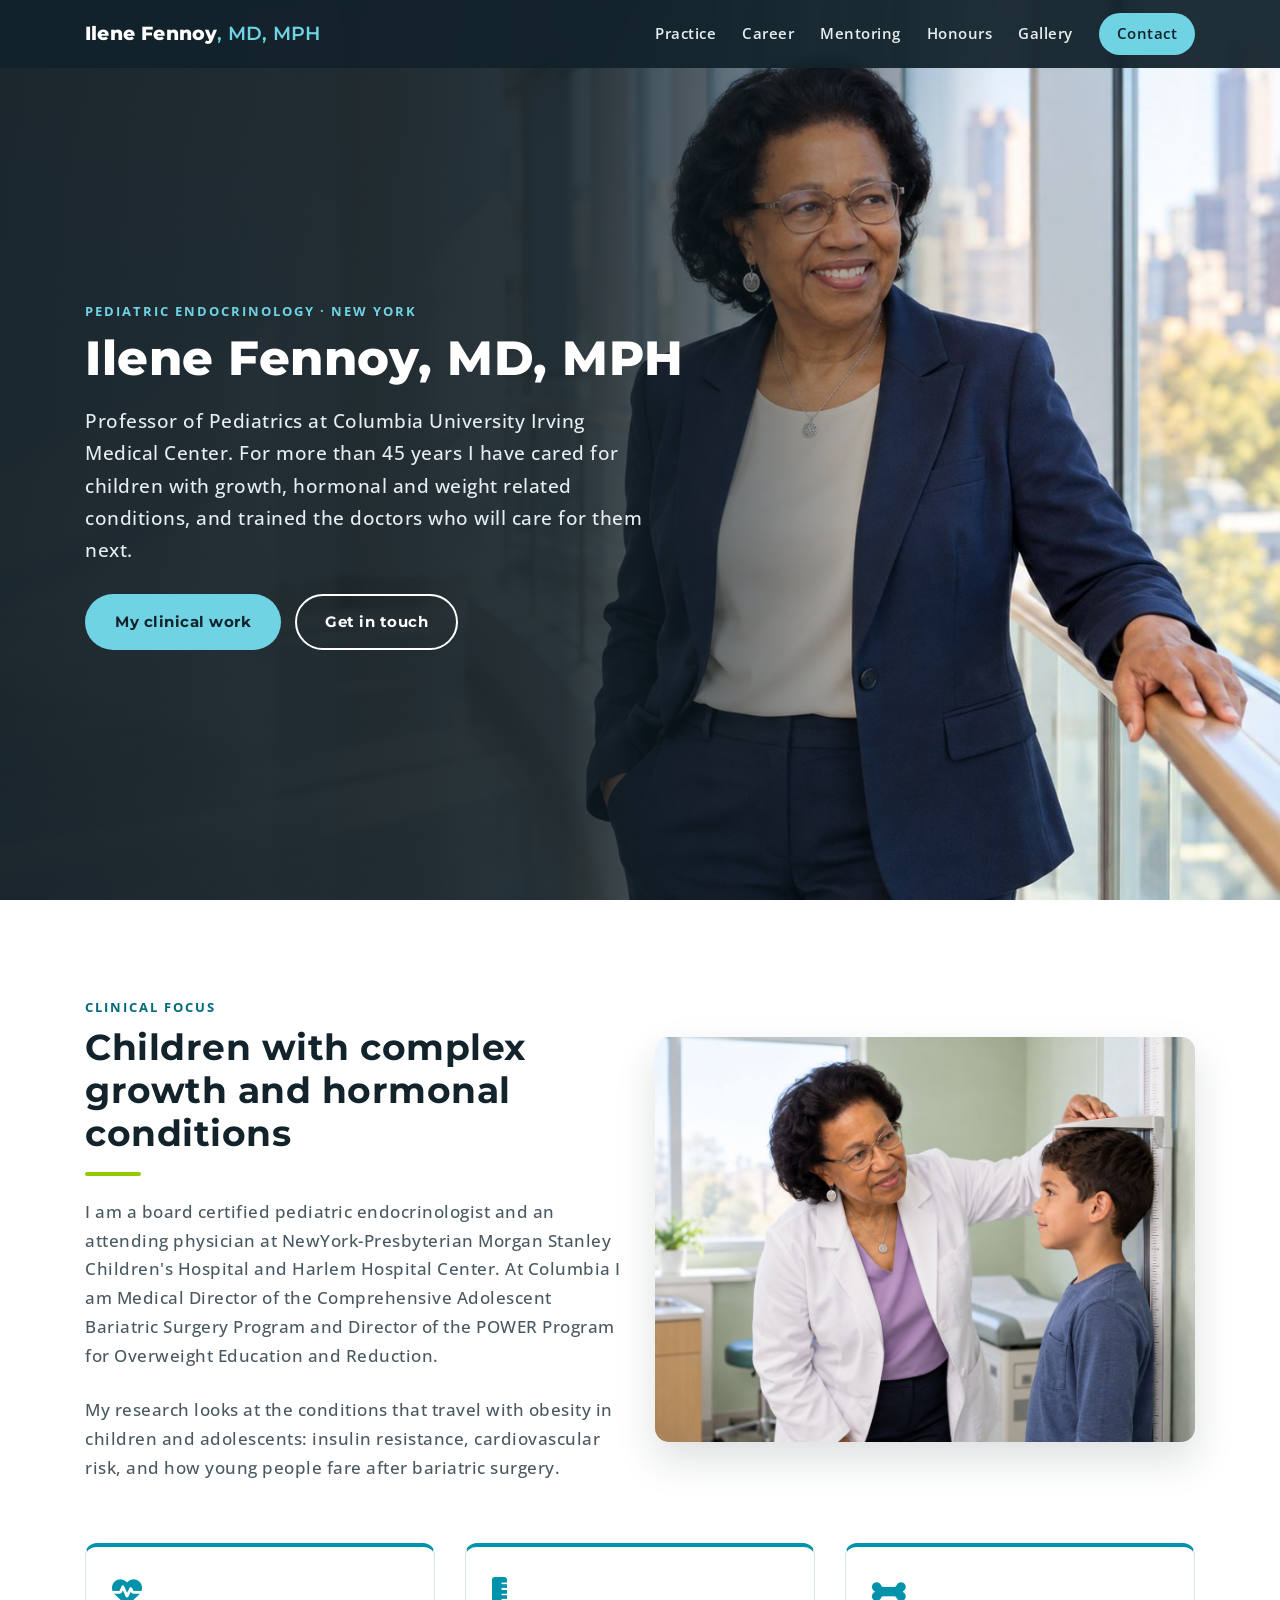
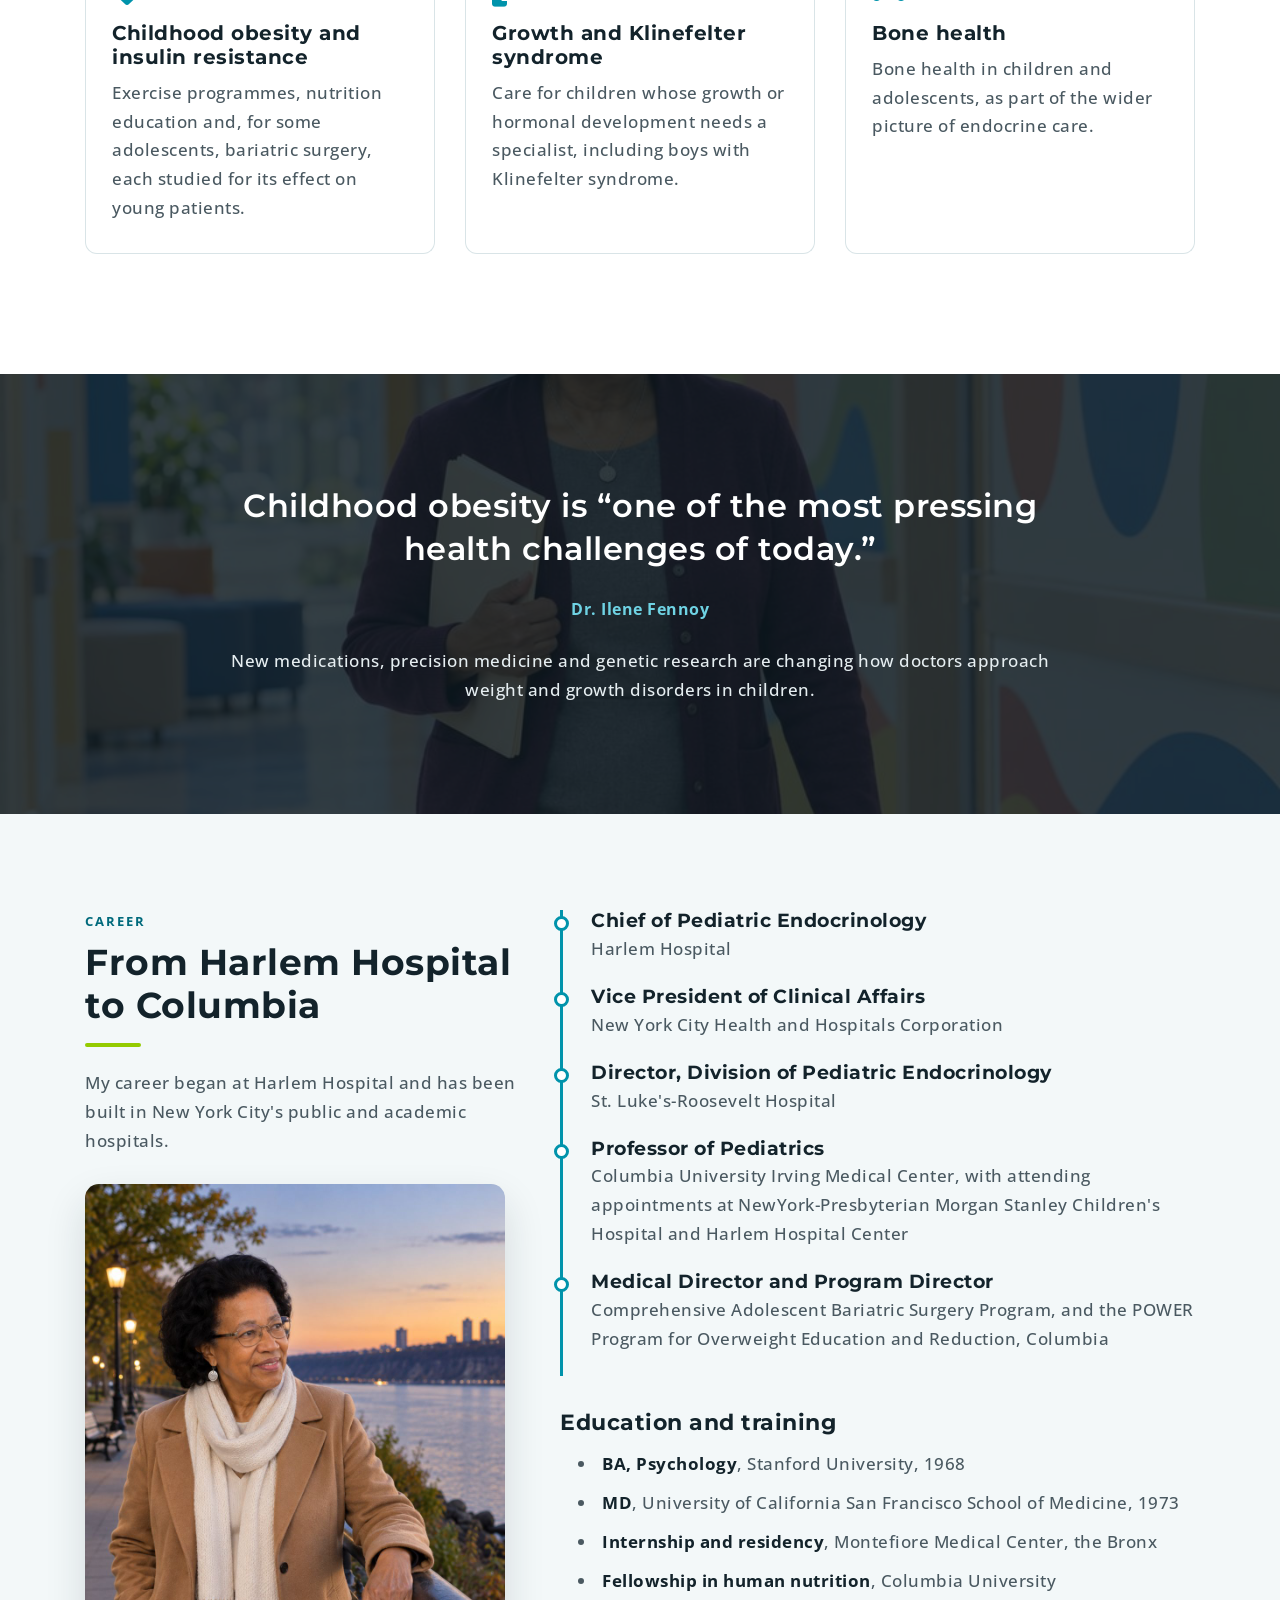
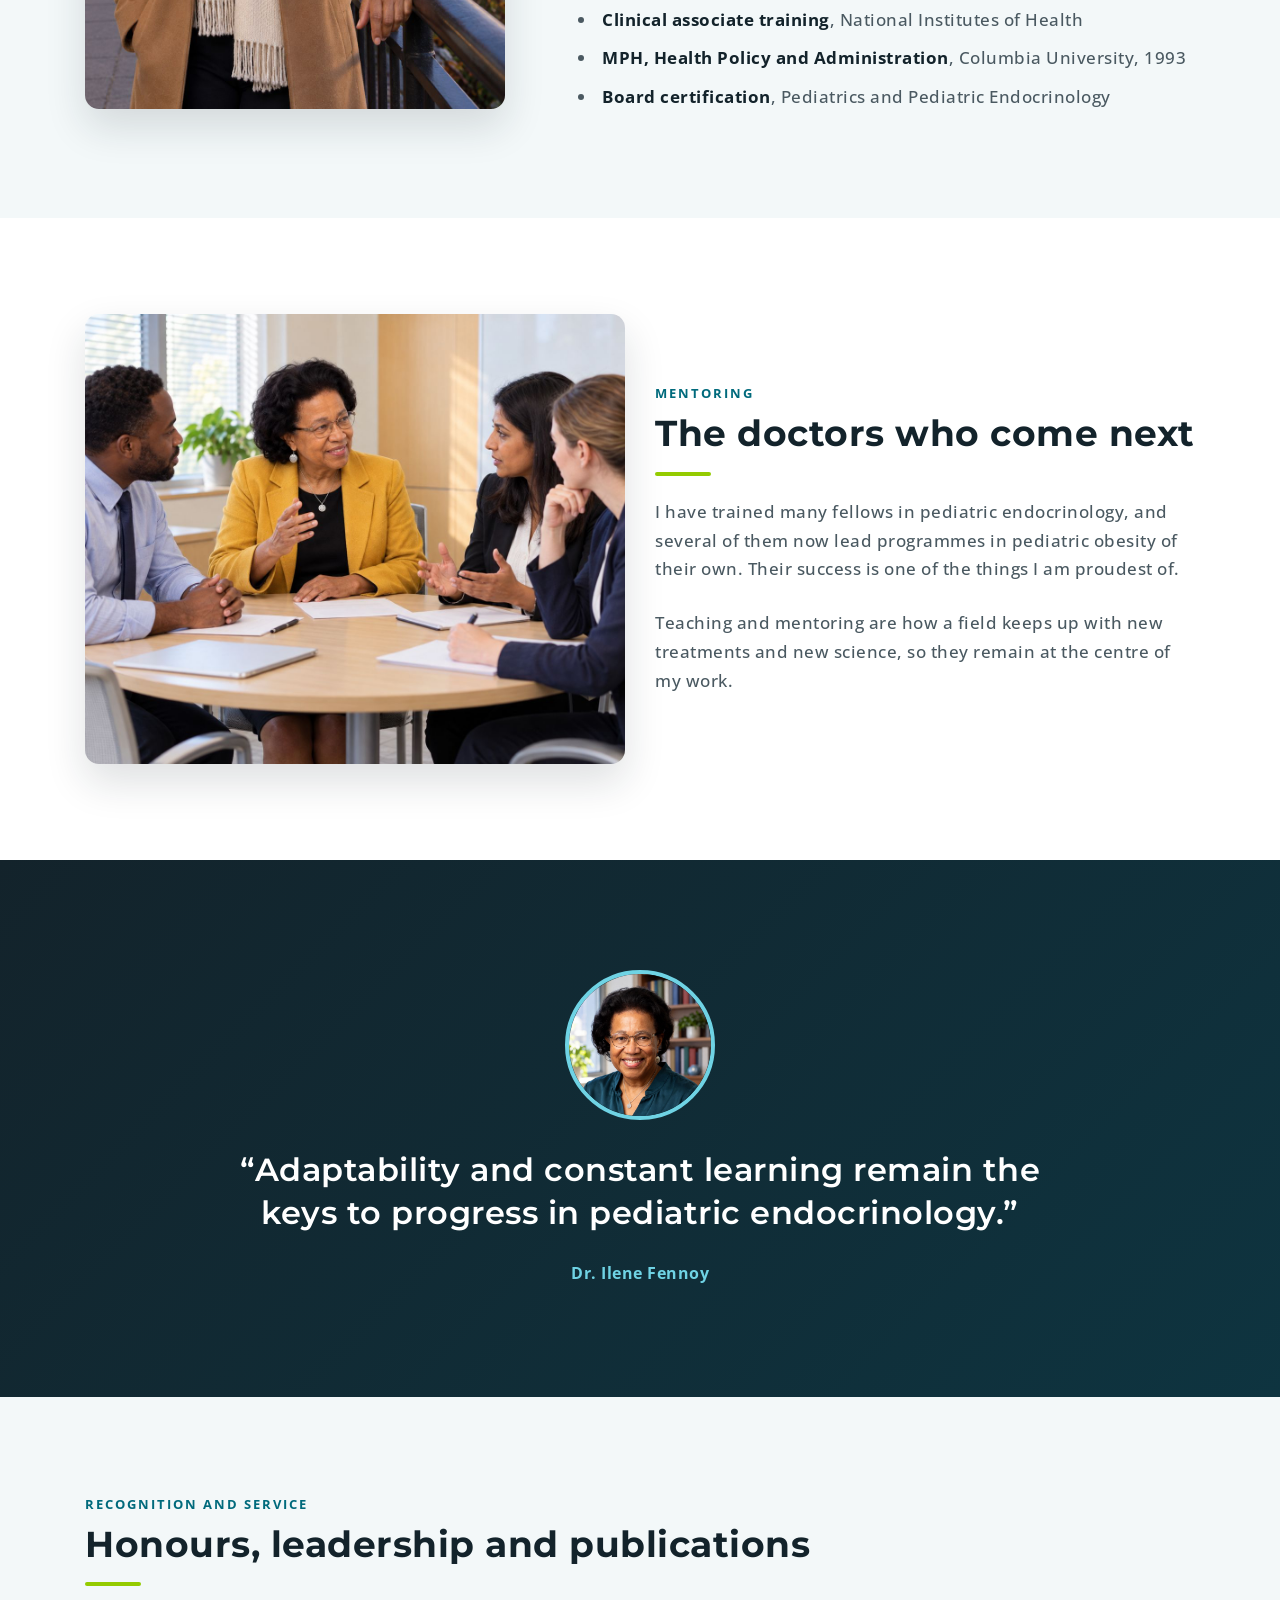
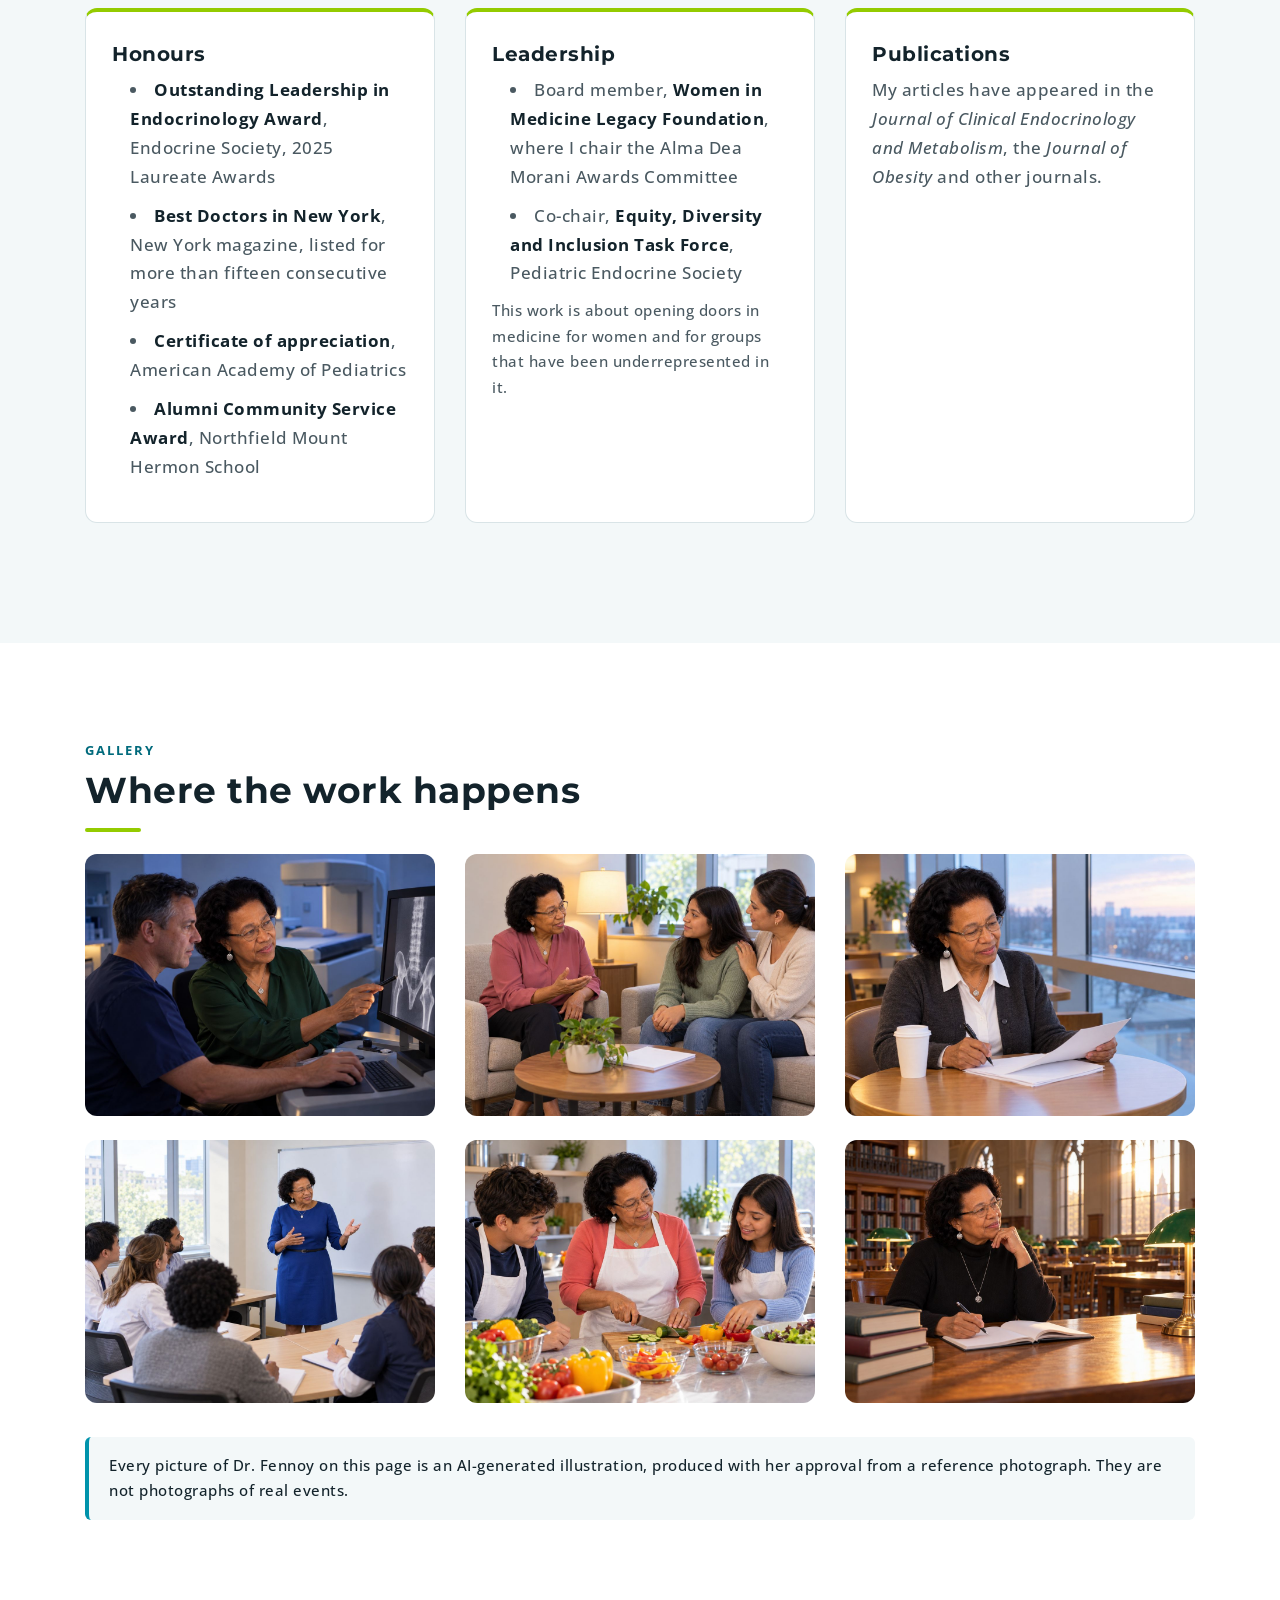
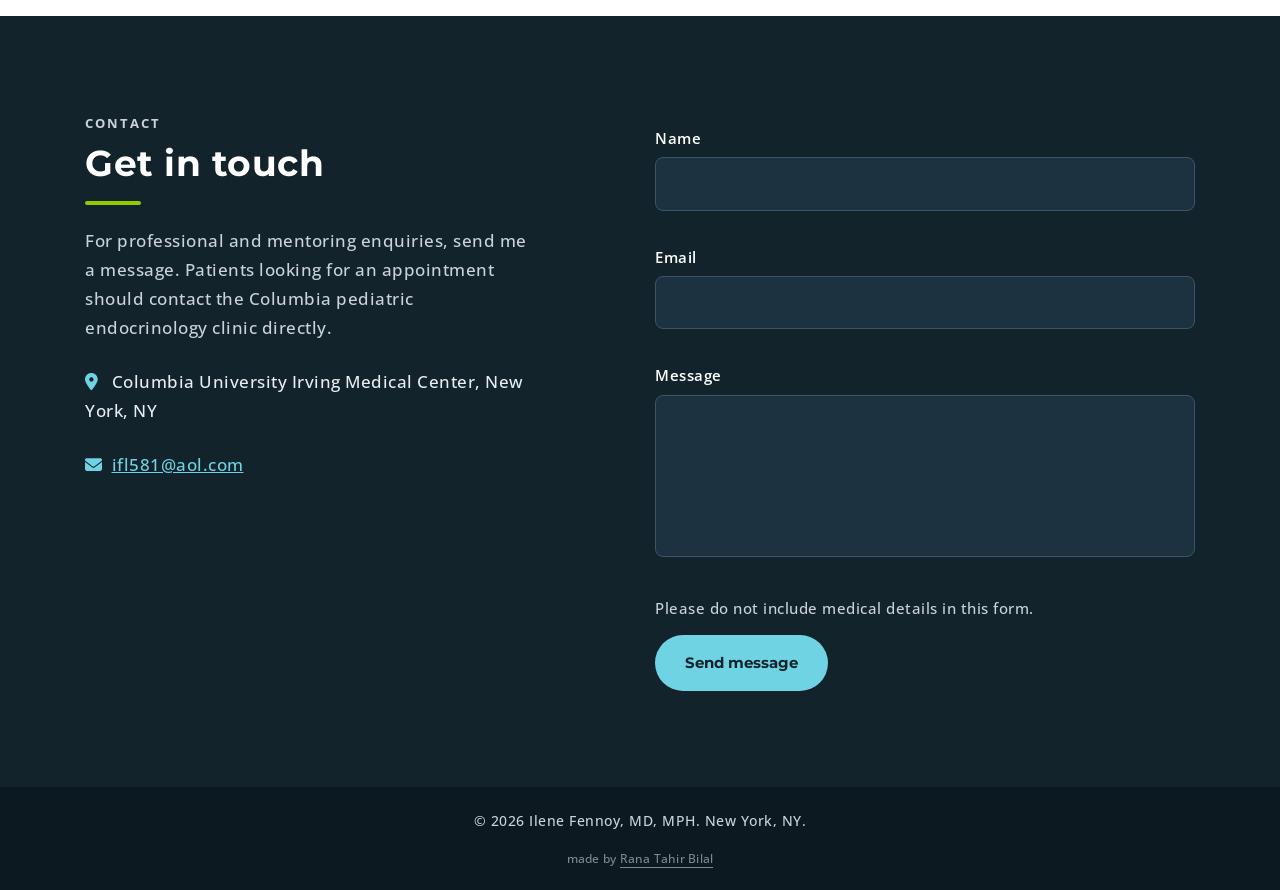
<file: index.html>
<!DOCTYPE html>
<html lang="en">
<head>
<meta charset="utf-8">
<meta name="viewport" content="width=device-width, initial-scale=1">
<title>Dr. Ilene Fennoy, MD, MPH | Pediatric Endocrinology, New York</title>
<meta name="description" content="Ilene Fennoy, MD, MPH, Professor of Pediatrics at Columbia University Irving Medical Center. Pediatric endocrinology, childhood obesity, growth and bone health, and the training of the next generation of physicians.">
<!-- WHILE ON github.io: keep noindex. WHEN MOVED TO HER OWN DOMAIN: delete the next line and change robots.txt to "Allow: /". -->
<meta name="robots" content="noindex, nofollow">
<link rel="icon" href="img/favicon.png">
<link rel="preconnect" href="https://fonts.googleapis.com">
<link rel="preconnect" href="https://fonts.gstatic.com" crossorigin>
<link rel="stylesheet" href="https://fonts.googleapis.com/css2?family=Montserrat:wght@500;600;700;800&family=Open+Sans:wght@400;600;700&display=swap">
<link rel="stylesheet" href="vendor/css/bundle.min.css">
<!-- Own stylesheet last so it wins the cascade -->
<link rel="stylesheet" href="css/if-site.css">
</head>
<body>

<a class="if-skip" href="#if-main">Skip to content</a>

<!-- Header: written fresh. The demo's bottom-nav / navbar-light-vision behaviour is not used. -->
<header class="if-header" id="if-header">
  <div class="container if-header-row">
    <a class="if-brand" href="#top">Ilene Fennoy<span>, MD, MPH</span></a>
    <nav class="if-nav" aria-label="Main">
      <a href="#features">Practice</a>
      <a href="#portfolio">Career</a>
      <a href="#teachers">Mentoring</a>
      <a href="#blog">Honours</a>
      <a href="#gallery">Gallery</a>
      <a href="#footer" class="if-nav-cta">Contact</a>
    </nav>
    <button class="if-burger" id="if-burger" aria-label="Open menu" aria-expanded="false" aria-controls="if-drawer"><i class="fas fa-bars" aria-hidden="true"></i></button>
  </div>
</header>

<!-- Off-canvas menu -->
<div class="if-drawer" id="if-drawer" aria-hidden="true">
  <button class="if-drawer-close" id="if-drawer-close" aria-label="Close menu"><svg width="22" height="22" viewBox="0 0 24 24" aria-hidden="true" focusable="false"><path d="M5 5l14 14M19 5L5 19" stroke="currentColor" stroke-width="2.4" stroke-linecap="round"/></svg></button>
  <nav aria-label="Mobile">
    <a href="#features">Practice</a>
    <a href="#portfolio">Career</a>
    <a href="#teachers">Mentoring</a>
    <a href="#blog">Honours</a>
    <a href="#gallery">Gallery</a>
    <a href="#footer">Contact</a>
  </nav>
  <p class="if-drawer-note">Professor of Pediatrics, Columbia University Irving Medical Center, New York</p>
</div>

<main id="if-main">

<!-- HERO (demo shell: #background-carousal). Carousel removed; one static image. -->
<section id="background-carousal" class="background-carousal if-hero" aria-label="Introduction">
  <span id="top"></span>
  <div class="container">
    <div class="if-hero-text">
      <p class="if-eyebrow if-eyebrow-lift">Pediatric Endocrinology &middot; New York</p>
      <h1>Ilene Fennoy, MD, MPH</h1>
      <p class="if-hero-lede">Professor of Pediatrics at Columbia University Irving Medical Center. For more than 45 years I have cared for children with growth, hormonal and weight related conditions, and trained the doctors who will care for them next.</p>
      <div class="if-hero-actions">
        <a class="if-btn if-btn-solid" href="#features">My clinical work</a>
        <a class="if-btn if-btn-ghost" href="#footer">Get in touch</a>
      </div>
    </div>
  </div>
</section>

<!-- PRACTICE (demo shell: #features) -->
<section id="features" class="if-section">
  <div class="container">
    <div class="row align-items-center">
      <div class="col-lg-6 mb-5 mb-lg-0">
        <p class="if-eyebrow">Clinical focus</p>
        <h2 class="if-h2">Children with complex growth and hormonal conditions</h2>
        <p>I am a board certified pediatric endocrinologist and an attending physician at NewYork-Presbyterian Morgan Stanley Children's Hospital and Harlem Hospital Center. At Columbia I am Medical Director of the Comprehensive Adolescent Bariatric Surgery Program and Director of the POWER Program for Overweight Education and Reduction.</p>
        <p>My research looks at the conditions that travel with obesity in children and adolescents: insulin resistance, cardiovascular risk, and how young people fare after bariatric surgery.</p>
      </div>
      <div class="col-lg-6">
        <figure class="if-figure"><img src="img/research.jpg" width="1200" height="900" alt="Dr. Fennoy measuring a boy's height at a wall stadiometer in an exam room" loading="lazy"></figure>
      </div>
    </div>

    <div class="row if-cards">
      <div class="col-md-4">
        <div class="if-card">
          <i class="fas fa-heartbeat" aria-hidden="true"></i>
          <h3>Childhood obesity and insulin resistance</h3>
          <p>Exercise programmes, nutrition education and, for some adolescents, bariatric surgery, each studied for its effect on young patients.</p>
        </div>
      </div>
      <div class="col-md-4">
        <div class="if-card">
          <i class="fas fa-ruler-vertical" aria-hidden="true"></i>
          <h3>Growth and Klinefelter syndrome</h3>
          <p>Care for children whose growth or hormonal development needs a specialist, including boys with Klinefelter syndrome.</p>
        </div>
      </div>
      <div class="col-md-4">
        <div class="if-card">
          <i class="fas fa-bone" aria-hidden="true"></i>
          <h3>Bone health</h3>
          <p>Bone health in children and adolescents, as part of the wider picture of endocrine care.</p>
        </div>
      </div>
    </div>
  </div>
</section>

<!-- QUOTE BAND (demo shell: #get-admission) -->
<section id="get-admission" class="if-band if-band-a" aria-label="In her words">
  <div class="container">
    <blockquote class="if-quote">
      <p>Childhood obesity is &ldquo;one of the most pressing health challenges of today.&rdquo;</p>
      <footer>Dr. Ilene Fennoy</footer>
    </blockquote>
    <p class="if-band-note">New medications, precision medicine and genetic research are changing how doctors approach weight and growth disorders in children.</p>
  </div>
</section>

<!-- CAREER (demo shell: #portfolio) -->
<section id="portfolio" class="if-section if-soft">
  <div class="container">
    <div class="row">
      <div class="col-lg-5 mb-5 mb-lg-0">
        <p class="if-eyebrow">Career</p>
        <h2 class="if-h2">From Harlem Hospital to Columbia</h2>
        <p>My career began at Harlem Hospital and has been built in New York City's public and academic hospitals.</p>
        <figure class="if-figure if-figure-tall"><img src="img/career.jpg" width="960" height="1200" alt="Dr. Fennoy at dusk on a riverside path in upper Manhattan, looking out over the water" loading="lazy"></figure>
      </div>
      <div class="col-lg-7">
        <ol class="if-timeline">
          <li><h3>Chief of Pediatric Endocrinology</h3><p>Harlem Hospital</p></li>
          <li><h3>Vice President of Clinical Affairs</h3><p>New York City Health and Hospitals Corporation</p></li>
          <li><h3>Director, Division of Pediatric Endocrinology</h3><p>St. Luke's-Roosevelt Hospital</p></li>
          <li><h3>Professor of Pediatrics</h3><p>Columbia University Irving Medical Center, with attending appointments at NewYork-Presbyterian Morgan Stanley Children's Hospital and Harlem Hospital Center</p></li>
          <li><h3>Medical Director and Program Director</h3><p>Comprehensive Adolescent Bariatric Surgery Program, and the POWER Program for Overweight Education and Reduction, Columbia</p></li>
        </ol>
        <!-- Needs Client Confirmation: no dates are published for any of these roles, so none are shown. -->

        <h3 class="if-h3">Education and training</h3>
        <ul class="if-list">
          <li><strong>BA, Psychology</strong>, Stanford University, 1968</li>
          <li><strong>MD</strong>, University of California San Francisco School of Medicine, 1973</li>
          <li><strong>Internship and residency</strong>, Montefiore Medical Center, the Bronx</li>
          <li><strong>Fellowship in human nutrition</strong>, Columbia University</li>
          <li><strong>Clinical associate training</strong>, National Institutes of Health</li>
          <li><strong>MPH, Health Policy and Administration</strong>, Columbia University, 1993</li>
          <li><strong>Board certification</strong>, Pediatrics and Pediatric Endocrinology</li>
        </ul>
      </div>
    </div>
  </div>
</section>

<!-- MENTORING (demo shell: #teachers) -->
<section id="teachers" class="if-section">
  <div class="container">
    <div class="row align-items-center">
      <div class="col-lg-6 order-lg-2 mb-5 mb-lg-0">
        <p class="if-eyebrow">Mentoring</p>
        <h2 class="if-h2">The doctors who come next</h2>
        <p>I have trained many fellows in pediatric endocrinology, and several of them now lead programmes in pediatric obesity of their own. Their success is one of the things I am proudest of.</p>
        <p>Teaching and mentoring are how a field keeps up with new treatments and new science, so they remain at the centre of my work.</p>
      </div>
      <div class="col-lg-6 order-lg-1">
        <figure class="if-figure"><img src="img/mission.jpg" width="1200" height="1000" alt="Dr. Fennoy in conversation with three young physicians around a table" loading="lazy"></figure>
      </div>
    </div>
  </div>
</section>

<!-- SECOND QUOTE (demo shell: #testimonial). Invented testimonials removed. -->
<section id="testimonial" class="if-band if-band-b" aria-label="On the field">
  <div class="container">
    <img class="if-quote-portrait" src="img/portrait.jpg" width="960" height="1200" alt="Portrait of Dr. Ilene Fennoy" loading="lazy">
    <blockquote class="if-quote">
      <p>&ldquo;Adaptability and constant learning remain the keys to progress in pediatric endocrinology.&rdquo;</p>
      <footer>Dr. Ilene Fennoy</footer>
    </blockquote>
  </div>
</section>

<!-- HONOURS AND SERVICE (demo shell: #blog). Blog posts removed. -->
<section id="blog" class="if-section if-soft">
  <div class="container">
    <p class="if-eyebrow">Recognition and service</p>
    <h2 class="if-h2">Honours, leadership and publications</h2>
    <div class="row">
      <div class="col-lg-4 mb-4">
        <div class="if-card if-card-plain">
          <h3>Honours</h3>
          <ul class="if-list">
            <li><strong>Outstanding Leadership in Endocrinology Award</strong>, Endocrine Society, 2025 Laureate Awards</li>
            <li><strong>Best Doctors in New York</strong>, New York magazine, listed for more than fifteen consecutive years</li>
            <li><strong>Certificate of appreciation</strong>, American Academy of Pediatrics</li>
            <li><strong>Alumni Community Service Award</strong>, Northfield Mount Hermon School</li>
          </ul>
          <!-- Needs Client Confirmation: exact Best Doctors year count (16 consecutive per the release, 2002 to 2018 per a second listing). -->
        </div>
      </div>
      <div class="col-lg-4 mb-4">
        <div class="if-card if-card-plain">
          <h3>Leadership</h3>
          <ul class="if-list">
            <li>Board member, <strong>Women in Medicine Legacy Foundation</strong>, where I chair the Alma Dea Morani Awards Committee</li>
            <li>Co-chair, <strong>Equity, Diversity and Inclusion Task Force</strong>, Pediatric Endocrine Society</li>
          </ul>
          <p class="if-small">This work is about opening doors in medicine for women and for groups that have been underrepresented in it.</p>
        </div>
      </div>
      <div class="col-lg-4 mb-4">
        <div class="if-card if-card-plain">
          <h3>Publications</h3>
          <p>My articles have appeared in the <em>Journal of Clinical Endocrinology and Metabolism</em>, the <em>Journal of Obesity</em> and other journals.</p>
          <!-- Needs Client Confirmation: no article titles or dates are published, so none are listed. -->
        </div>
      </div>
    </div>
  </div>
</section>

<!-- GALLERY -->
<section id="gallery" class="if-section">
  <div class="container">
    <p class="if-eyebrow">Gallery</p>
    <h2 class="if-h2">Where the work happens</h2>
    <div class="row if-gallery">
      <div class="col-sm-6 col-lg-4"><figure><img src="img/plate-1.jpg" width="1200" height="900" loading="lazy" alt="Reviewing a bone density image with a technologist"></figure></div>
      <div class="col-sm-6 col-lg-4"><figure><img src="img/plate-2.jpg" width="1200" height="900" loading="lazy" alt="In conversation with a teenage patient and her mother"></figure></div>
      <div class="col-sm-6 col-lg-4"><figure><img src="img/plate-3.jpg" width="1200" height="900" loading="lazy" alt="Reading notes early in the morning before clinic"></figure></div>
      <div class="col-sm-6 col-lg-4"><figure><img src="img/plate-4.jpg" width="1200" height="900" loading="lazy" alt="Teaching a small seminar of medical students"></figure></div>
      <div class="col-sm-6 col-lg-4"><figure><img src="img/plate-5.jpg" width="1200" height="900" loading="lazy" alt="Leading a nutrition session in a teaching kitchen"></figure></div>
      <div class="col-sm-6 col-lg-4"><figure><img src="img/plate-6.jpg" width="1200" height="900" loading="lazy" alt="Reading in a quiet library"></figure></div>
    </div>
    <p class="if-disclosure">Every picture of Dr. Fennoy on this page is an AI-generated illustration, produced with her approval from a reference photograph. They are not photographs of real events.</p>
  </div>
</section>

<!-- CONTACT (demo shell: #footer). Posts to FormSubmit at the client's own address. -->
<section id="footer" class="if-contact">
  <div class="container">
    <div class="row">
      <div class="col-lg-5 mb-5 mb-lg-0">
        <p class="if-eyebrow if-eyebrow-lift">Contact</p>
        <h2 class="if-h2">Get in touch</h2>
        <p>For professional and mentoring enquiries, send me a message. Patients looking for an appointment should contact the Columbia pediatric endocrinology clinic directly.</p>
        <p class="if-contact-line"><i class="fas fa-map-marker-alt" aria-hidden="true"></i> Columbia University Irving Medical Center, New York, NY</p>
        <p class="if-contact-line"><i class="fas fa-envelope" aria-hidden="true"></i> <a href="mailto:ifl581@aol.com">ifl581@aol.com</a></p>
        <!-- Needs Client Confirmation: clinic phone (212) 305-6559 is published by Columbia; not shown on this personal site until she agrees. -->
      </div>
      <div class="col-lg-6 offset-lg-1">
        <form class="if-form" action="https://formsubmit.co/ifl581@aol.com" method="POST">
          <input type="hidden" name="_subject" value="New enquiry from your website">
          <input type="hidden" name="_template" value="table">
          <input type="hidden" name="_next" value="https://ranatahirbilal.github.io/ilene-fennoy/#footer">
          <input type="text" name="_honey" class="if-honey" tabindex="-1" autocomplete="off" aria-hidden="true">
          <label for="if-name">Name</label>
          <input id="if-name" type="text" name="name" required autocomplete="name">
          <label for="if-email">Email</label>
          <input id="if-email" type="email" name="email" required autocomplete="email">
          <label for="if-msg">Message</label>
          <textarea id="if-msg" name="message" rows="5" required></textarea>
          <p class="if-small if-form-note">Please do not include medical details in this form.</p>
          <button type="submit" class="if-btn if-btn-solid">Send message</button>
        </form>
      </div>
    </div>
  </div>
</section>

</main>

<footer class="if-foot">
  <div class="container">
    <p>&copy; <span id="if-year">2026</span> Ilene Fennoy, MD, MPH. New York, NY.</p>
  </div>

<p style="margin:18px 0 0;font-size:12px;line-height:1.5;opacity:.6;letter-spacing:.02em">made by <a href="https://ranatahirbilal.com" rel="nofollow noopener" target="_blank" style="color:inherit;text-decoration:none;border-bottom:1px solid currentColor">Rana Tahir Bilal</a></p>
</footer>

<script src="js/if-site.js"></script>
</body>
</html>
</file>
<file: css/if-site.css>
/* Ilene Fennoy site. Built on the MegaOne "education" demo shell (section ids kept).
   All site styles use the if- prefix. Loaded last.
   Palette follows the demo's teal and green family, darkened until it passes AA. */
:root{
  --if-ink:#13232B;       /* 16.12 on white */
  --if-muted:#4A5961;     /*  7.26 on white, 6.78 on --if-soft */
  --if-soft:#F3F8F9;
  --if-acc:#0093AB;       /* rules, icons and 24px+ only (3.64 on white) */
  --if-acc-ink:#006A7C;   /*  6.26 on white, 5.85 on --if-soft: small text on light */
  --if-acc-lift:#6FD3E4;  /*  9.30 on --if-ink: small text on dark */
  --if-green:#94CB00;     /* decorative bars only, the demo's green */
  --if-line:#D9E4E7;
}

html{scroll-behavior:smooth;scroll-padding-top:76px}
body{font-family:'Open Sans',Arial,sans-serif;color:var(--if-ink);background:#fff;font-size:17px;line-height:1.7;margin:0}
h1,h2,h3,.if-brand{font-family:'Montserrat',Arial,sans-serif}
a{color:var(--if-acc-ink)}
a:hover{color:var(--if-ink)}
img{max-width:100%;height:auto;display:block}
p{color:var(--if-muted)}

.if-skip{position:absolute;left:-999px;top:0;background:#fff;color:var(--if-ink);padding:8px 14px;z-index:100}
.if-skip:focus{left:8px}

/* Header: fixed at top (the demo pinned its nav to the foot of the hero) */
.if-header{position:fixed;top:0;left:0;right:0;z-index:50;background:rgba(19,35,43,.94);backdrop-filter:blur(6px)}
.if-header-row{display:flex;align-items:center;justify-content:space-between;height:68px}
.if-brand{color:#fff;font-weight:800;font-size:19px;text-decoration:none;letter-spacing:.2px}
.if-brand span{color:var(--if-acc-lift);font-weight:600}
.if-brand:hover{color:#fff}
.if-nav{display:flex;gap:26px;align-items:center}
.if-nav a{color:#E6EEF1;font-weight:600;font-size:15px;text-decoration:none}
.if-nav a:hover{color:var(--if-acc-lift)}
.if-nav .if-nav-cta{background:var(--if-acc-lift);color:var(--if-ink);padding:8px 18px;border-radius:30px}
.if-nav .if-nav-cta:hover{background:#fff;color:var(--if-ink)}
.if-burger{display:none;background:none;border:0;color:#fff;font-size:24px;padding:6px 8px;cursor:pointer}

.if-drawer{position:fixed;top:0;right:0;bottom:0;width:300px;max-width:85vw;background:var(--if-ink);z-index:60;transform:translateX(100%);transition:transform .3s ease;padding:70px 30px 30px;visibility:hidden}
.if-drawer.is-open{transform:none;visibility:visible}
.if-drawer nav a{display:block;color:#fff;font-family:'Montserrat',sans-serif;font-weight:600;font-size:20px;text-decoration:none;padding:10px 0;border-bottom:1px solid rgba(255,255,255,.12)}
.if-drawer nav a:hover{color:var(--if-acc-lift)}
.if-drawer-close{position:absolute;top:18px;right:20px;background:none;border:0;color:#fff;font-size:26px;cursor:pointer}
.if-drawer-note{color:#C9D3D8;font-size:14px;margin-top:24px}

/* Hero. The demo's .background-carousal carried a carousel and absolute slabs; reset them. */
.if-hero{position:relative;min-height:100vh;padding:140px 0 90px;
  background:#13232B url(../img/hero.jpg) center right/cover no-repeat;display:flex;align-items:center}
.if-hero::before{content:"";position:absolute;inset:0; /* measured: lede needs the dark zone to reach ~60% */
  background:linear-gradient(90deg,rgba(13,26,33,.93) 0%,rgba(13,26,33,.88) 44%,rgba(13,26,33,.5) 60%,rgba(13,26,33,0) 78%)}
.if-hero .container{position:relative}
.if-hero-text{max-width:660px}
.if-hero-lede{max-width:560px}
.if-hero h1{color:#fff;font-weight:800;font-size:48px;line-height:1.1;margin:10px 0 20px}
.if-hero-lede{color:#E6EEF1;font-size:19px}
.if-hero-actions{display:flex;flex-wrap:wrap;gap:14px;margin-top:28px}

.if-eyebrow{text-transform:uppercase;letter-spacing:2px;font-weight:700;font-size:13px;color:var(--if-acc-ink);margin-bottom:8px}
.if-eyebrow-lift{color:var(--if-acc-lift)}

.if-btn{display:inline-block;font-family:'Montserrat',sans-serif;font-weight:700;font-size:15px;padding:13px 28px;border-radius:40px;text-decoration:none;border:2px solid transparent;cursor:pointer}
.if-btn-solid{background:var(--if-acc-lift);color:var(--if-ink)}
.if-btn-solid:hover{background:#fff;color:var(--if-ink)}
.if-btn-ghost{border-color:#fff;color:#fff}
.if-btn-ghost:hover{background:#fff;color:var(--if-ink)}

.if-section{padding:96px 0}
.if-soft{background:var(--if-soft)}
.if-h2{font-size:36px;font-weight:700;line-height:1.2;margin-bottom:22px;color:var(--if-ink)}
.if-h2::after{content:"";display:block;width:56px;height:4px;background:var(--if-green);margin-top:16px;border-radius:2px}
.if-h3{font-size:22px;font-weight:700;margin:34px 0 14px}

.if-figure{margin:0;border-radius:14px;overflow:hidden;box-shadow:0 18px 40px rgba(19,35,43,.14)}
.if-figure-tall{margin-top:28px;max-width:420px}

.if-cards{margin-top:60px}
.if-card{background:#fff;border:1px solid var(--if-line);border-top:4px solid var(--if-acc);border-radius:12px;padding:30px 26px;height:100%}
.if-card i{font-size:30px;color:var(--if-acc);margin-bottom:14px}
.if-card h3{font-size:20px;font-weight:700;margin-bottom:10px;color:var(--if-ink)}
.if-card p{margin:0}
.if-cards .col-md-4{margin-bottom:24px}
.if-card-plain{border-top-color:var(--if-green)}

.if-list{padding-left:18px;margin:0}
.if-list li{color:var(--if-muted);margin-bottom:10px}
.if-list strong{color:var(--if-ink)}
.if-small{font-size:15px}

.if-timeline{list-style:none;padding:0;margin:0;border-left:3px solid var(--if-acc)}
.if-timeline li{position:relative;padding:0 0 22px 28px}
.if-timeline li::before{content:"";position:absolute;left:-9px;top:6px;width:15px;height:15px;border-radius:50%;background:#fff;border:3px solid var(--if-acc)}
.if-timeline h3{font-size:19px;font-weight:700;margin:0 0 2px;color:var(--if-ink)}
.if-timeline p{margin:0}

/* Quote bands */
.if-band{position:relative;padding:110px 0;background:#13232B center/cover no-repeat;color:#fff}
.if-band::before{content:"";position:absolute;inset:0;background:rgba(13,26,33,.84)}
.if-band .container{position:relative;max-width:900px;text-align:center}
.if-band-a{background-image:url(../img/company.jpg);background-position:center 30%}
.if-band-b{background:linear-gradient(135deg,#13232B 0%,#0E3440 100%)}
.if-band-b::before{display:none}
.if-quote-portrait{width:150px;height:150px;object-fit:cover;object-position:center 22%;border-radius:50%;border:4px solid var(--if-acc-lift);margin:0 auto 28px}
.if-quote{margin:0}
.if-quote p{color:#fff;font-family:'Montserrat',sans-serif;font-weight:600;font-size:32px;line-height:1.35}
.if-quote footer{color:var(--if-acc-lift);font-weight:700;margin-top:14px;font-size:16px}
.if-band-note{color:#E6EEF1;margin-top:24px;font-size:17px}

.if-gallery figure{margin:0 0 24px;border-radius:12px;overflow:hidden}
.if-gallery img{transition:transform .5s ease}
.if-gallery figure:hover img{transform:scale(1.04)}
.if-disclosure{margin-top:10px;padding:16px 20px;background:var(--if-soft);border-left:4px solid var(--if-acc);color:var(--if-ink);font-size:15px;border-radius:6px}

/* Contact */
.if-contact{background:var(--if-ink);padding:96px 0}
.if-contact .if-h2{color:#fff}
.if-contact p{color:#C9D3D8}
.if-contact-line{color:#E6EEF1 !important}
.if-contact-line i{color:var(--if-acc-lift);width:22px}
.if-contact a{color:var(--if-acc-lift)}
.if-contact a:hover{color:#fff}
.if-form label{display:block;color:#fff;font-weight:600;font-size:15px;margin:14px 0 6px}
.if-form input,.if-form textarea{width:100%;background:#1C3240;border:1px solid #3A5566;color:#fff;border-radius:8px;padding:12px 14px;font-size:16px}
.if-form input:focus,.if-form textarea:focus{outline:2px solid var(--if-acc-lift);border-color:var(--if-acc-lift)}
.if-form .if-btn{margin-top:8px}
.if-form-note{margin:10px 0 6px}
.if-honey{display:none !important}

.if-foot{background:#0C1920;padding:22px 0}
.if-foot p{color:#C9D3D8;margin:0;font-size:14px;text-align:center}

a:focus-visible,button:focus-visible{outline:3px solid var(--if-acc-lift);outline-offset:2px}

@media (max-width:991px){
  .if-nav{display:none}
  .if-burger{display:block}
  .if-hero{background-position:72% center}
  .if-hero::before{background:linear-gradient(180deg,rgba(13,26,33,.72) 0%,rgba(13,26,33,.9) 45%)}
  .if-hero h1{font-size:40px}
  .if-section{padding:70px 0}
  .if-h2{font-size:30px}
  .if-quote p{font-size:25px}
}
@media (max-width:575px){
  .if-hero h1{font-size:34px}
  .if-hero-lede{font-size:17px}
  .if-brand span{display:none}
}
@media (prefers-reduced-motion:reduce){
  html{scroll-behavior:auto}
  .if-drawer,.if-gallery img{transition:none}
}

/* bundle.min.css sets "a:focus, button:focus { color: inherit }" (0,1,1), which beats
   single-class colours and made the focused drawer close button ink on ink. Restate them. */
.if-drawer-close:focus,.if-burger:focus,.if-brand:focus{color:#fff}
.if-nav a:focus{color:#E6EEF1}
.if-nav .if-nav-cta:focus,.if-btn-solid:focus{color:var(--if-ink)}
.if-btn-ghost:focus{color:#fff}
.if-drawer nav a:focus{color:#fff}
.if-contact a:focus{color:var(--if-acc-lift)}
.if-skip:focus{color:var(--if-ink)}
</file>
